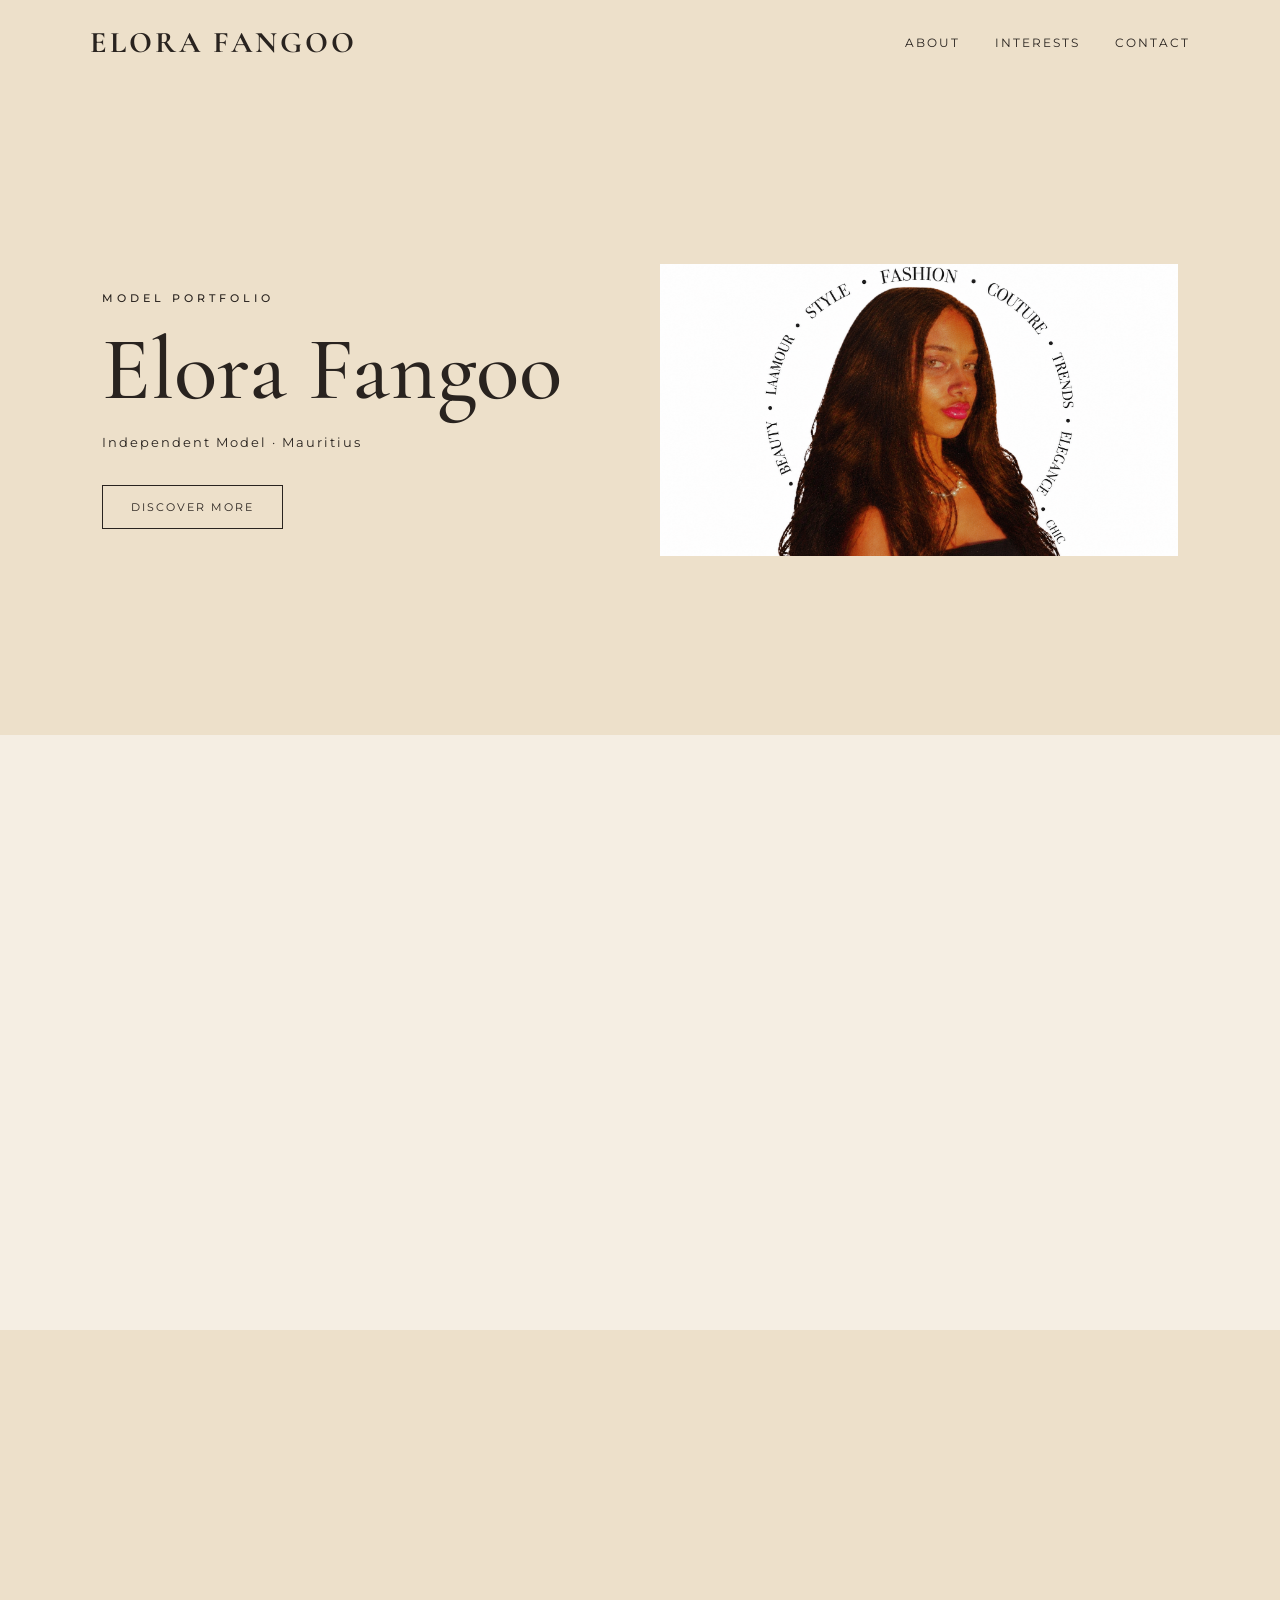
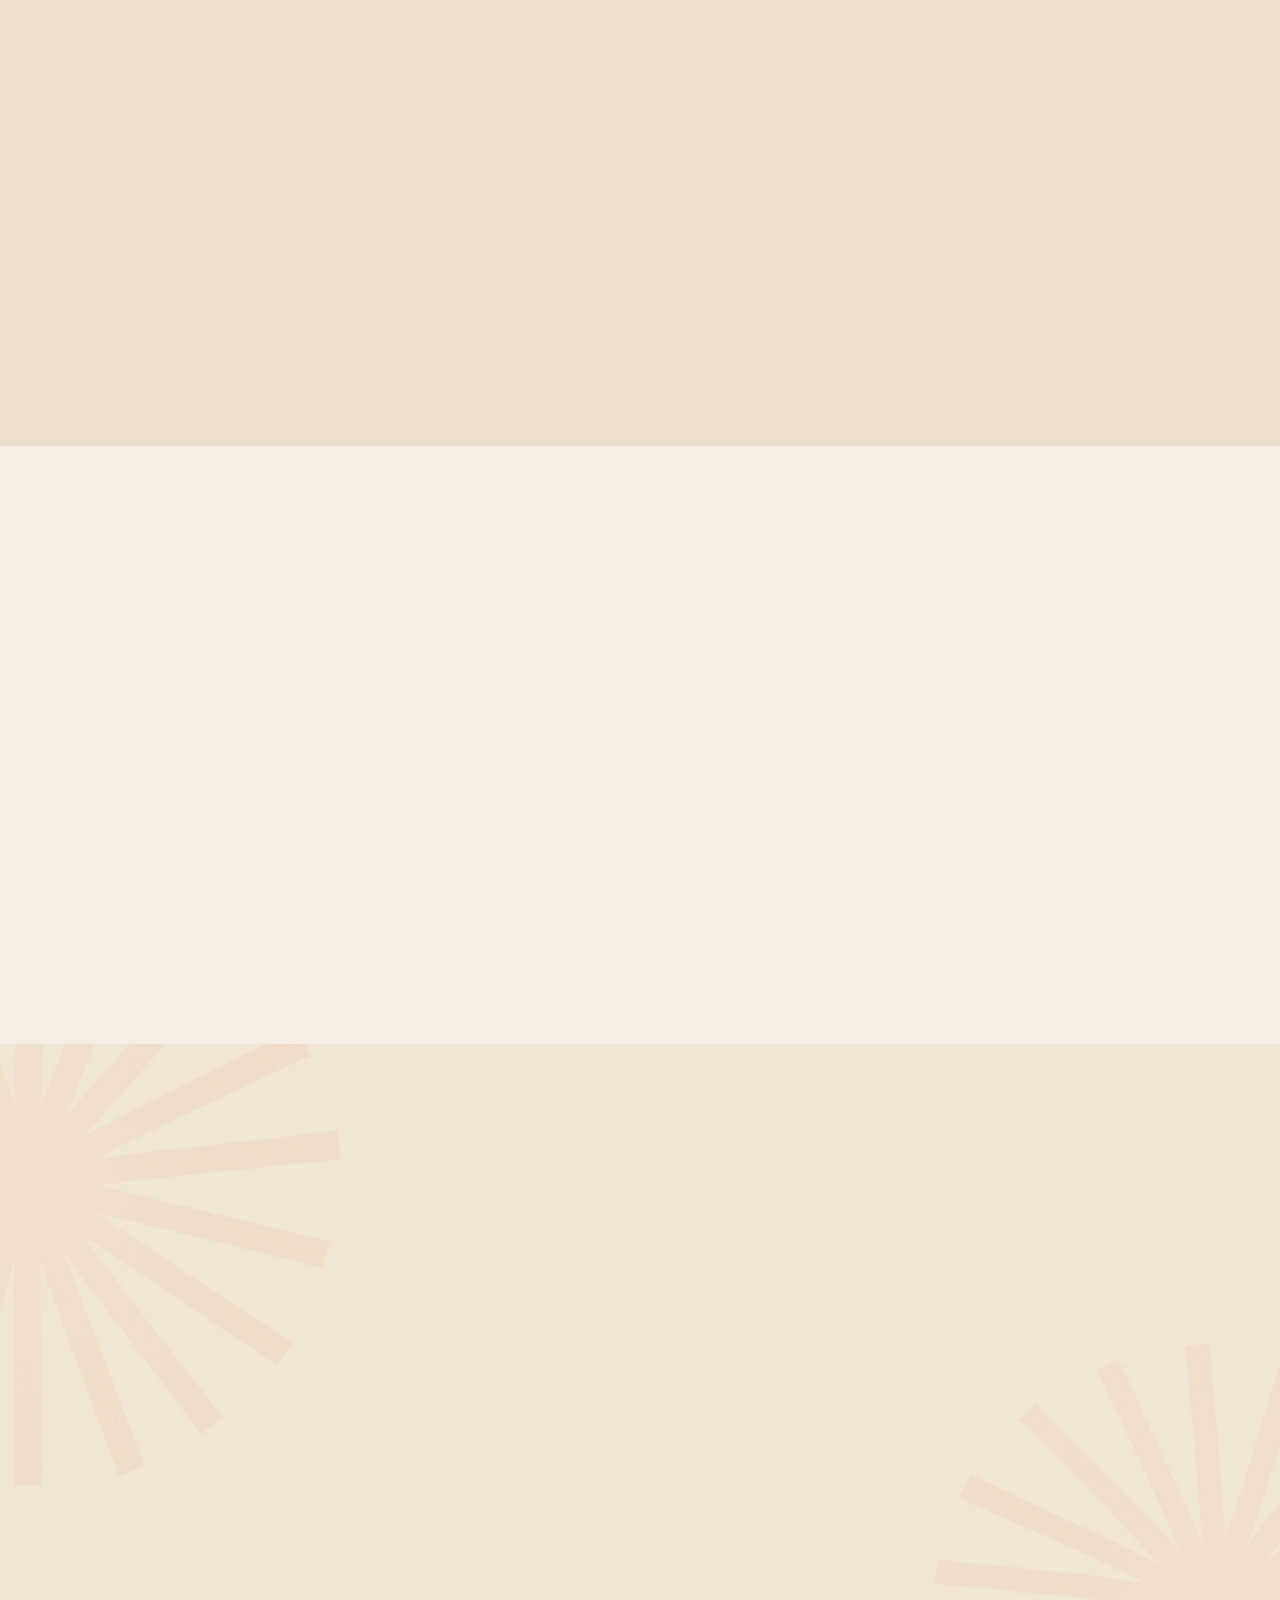
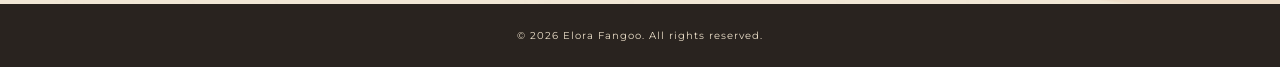
<file: index.html>
<!DOCTYPE html>
<html>
<head>
    <meta charset="UTF-8">
    <meta http-equiv="refresh" content="0; url=./web_eaf_port/">
    <title>Redirecting...</title>
</head>
<body>
    <p>
        <a href="./web_eaf_port/">Open website</a>
    </p>
</body>
</html>
</file>
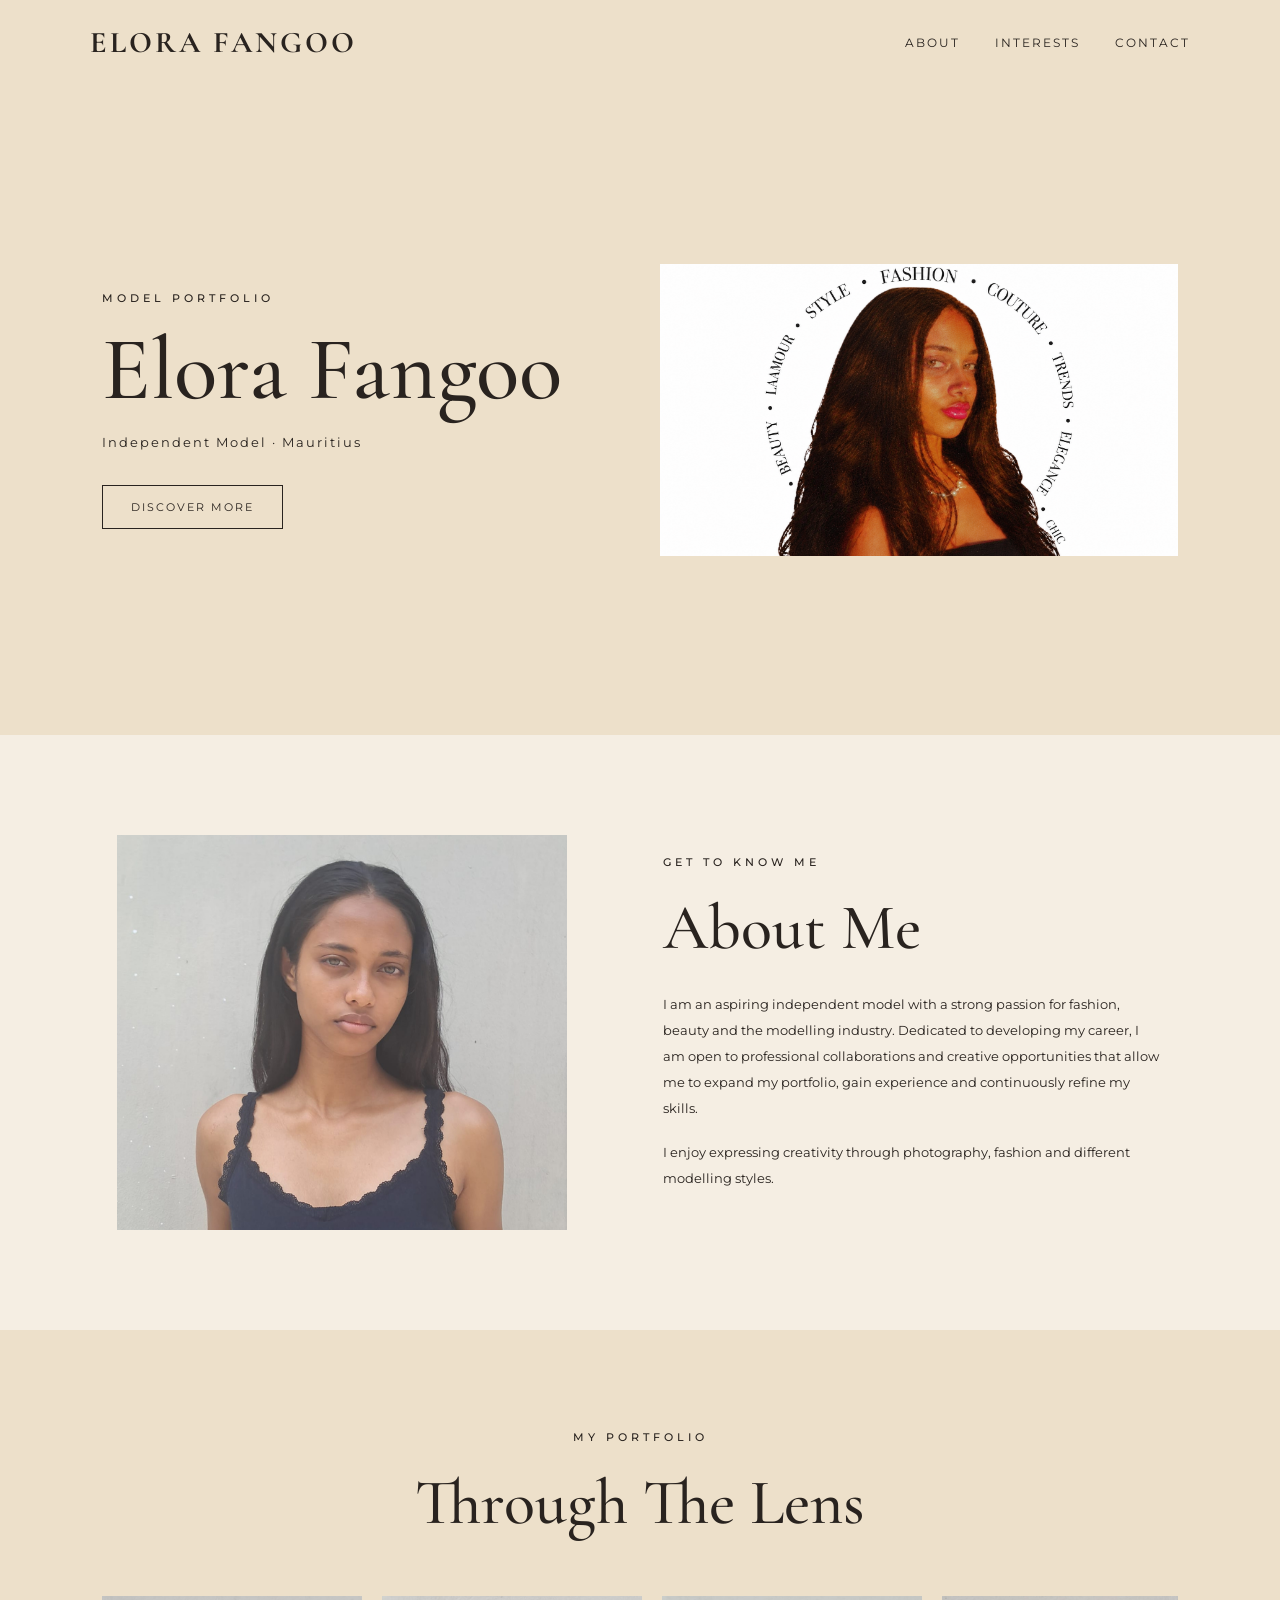
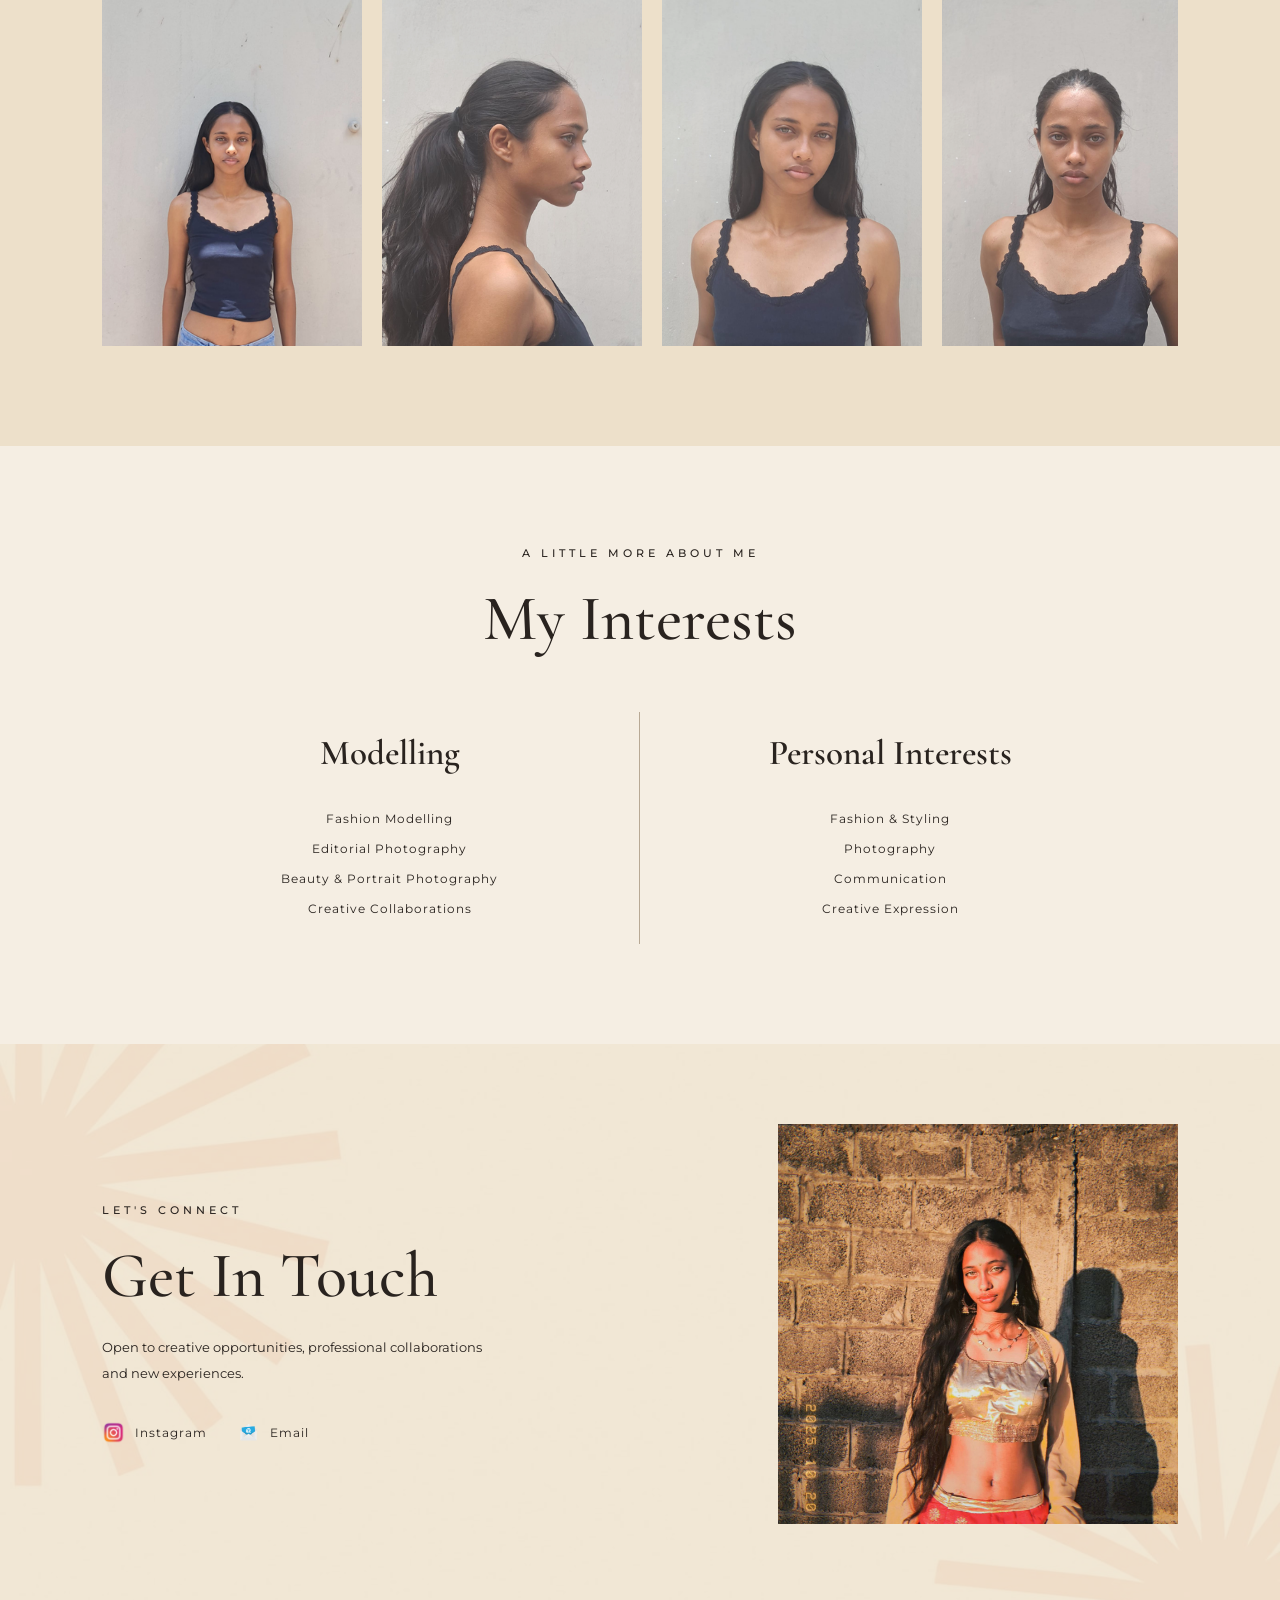
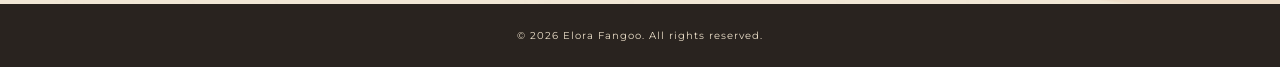
<file: web_eaf_port/index.html>
<!DOCTYPE html>
<html lang="en">

<head>
    <meta charset="UTF-8">
    <meta name="viewport" content="width=device-width, initial-scale=1.0">
    <title>Elora Fangoo | Portfolio</title>

    <link rel="preconnect" href="https://fonts.googleapis.com">
    <link rel="preconnect" href="https://fonts.gstatic.com" crossorigin>
    <link href="https://fonts.googleapis.com/css2?family=Cormorant+Garamond:wght@400;500;600;700&family=Montserrat:wght@300;400;500;600&display=swap" rel="stylesheet">

    <link rel="stylesheet" href="style.css">
</head>

<body>

    <header class="header">
        <a href="#home" class="logo">ELORA FANGOO</a>

        <nav class="navbar">
            <a href="#about">About</a>
            <a href="#interests">Interests</a>
            <a href="#contact">Contact</a>
        </nav>
    </header>

    <main>

        <section class="hero" id="home">

            <div class="hero-content reveal">
                <p class="hero-subtitle">MODEL PORTFOLIO</p>
                <h1>Elora Fangoo</h1>
                <p class="hero-description">Independent Model · Mauritius</p>
                <a href="#about" class="hero-button">Discover More</a>
            </div>

            <div class="hero-image">
                <img src="img9.png" alt="Elora Fangoo">
            </div>

        </section>


        <section class="about section" id="about">

            <div class="about-image reveal">
                <img src="img4.png" alt="Elora Fangoo portrait">
            </div>

            <div class="about-content reveal">
                <p class="section-label">GET TO KNOW ME</p>
                <h2>About Me</h2>

                <p>
                    I am an aspiring independent model with a strong passion for fashion,
                    beauty and the modelling industry. Dedicated to developing my career,
                    I am open to professional collaborations and creative opportunities
                    that allow me to expand my portfolio, gain experience and continuously
                    refine my skills.
                </p>

                <p>
                    I enjoy expressing creativity through photography, fashion and
                    different modelling styles.
                </p>
            </div>

        </section>


        <section class="gallery section">

            <div class="section-heading reveal">
                <p class="section-label">MY PORTFOLIO</p>
                <h2>Through The Lens</h2>
            </div>

            <div class="gallery-container reveal">

                <div class="gallery-track">
                    <img src="img5.png" alt="Portfolio photograph">
                    <img src="img6.png" alt="Portfolio photograph">
                    <img src="img7.png" alt="Portfolio photograph">
                    <img src="img8.png" alt="Portfolio photograph">

                    <img src="img5.png" alt="Portfolio photograph">
                    <img src="img6.png" alt="Portfolio photograph">
                    <img src="img7.png" alt="Portfolio photograph">
                    <img src="img8.png" alt="Portfolio photograph">
                </div>

            </div>

        </section>


        <section class="interests section" id="interests">

            <div class="section-heading reveal">
                <p class="section-label">A LITTLE MORE ABOUT ME</p>
                <h2>My Interests</h2>
            </div>

            <div class="interest-columns reveal">

                <div class="interest-column">
                    <h3>Modelling</h3>
                    <p>Fashion Modelling</p>
                    <p>Editorial Photography</p>
                    <p>Beauty & Portrait Photography</p>
                    <p>Creative Collaborations</p>
                </div>

                <div class="interest-column">
                    <h3>Personal Interests</h3>
                    <p>Fashion & Styling</p>
                    <p>Photography</p>
                    <p>Communication</p>
                    <p>Creative Expression</p>
                </div>

            </div>

        </section>


        <section class="contact section" id="contact">

            <div class="contact-overlay"></div>

            <div class="contact-content reveal">

                <div class="contact-text">
                    <p class="section-label">LET'S CONNECT</p>
                    <h2>Get In Touch</h2>

                    <p class="contact-description">
                        Open to creative opportunities, professional collaborations
                        and new experiences.
                    </p>

                    <div class="contact-links">

                        <a href="https://www.instagram.com/4nushkaa._/" target="_blank" rel="noopener noreferrer">
                            <img src="insta.png" alt="Instagram">
                            <span>Instagram</span>
                        </a>

                        <a href="mailto:anushkafangoo@gmail.com">
                            <img src="email.png" alt="Email">
                            <span>Email</span>
                        </a>

                    </div>
                </div>

                <div class="contact-image">
                    <img src="img11.png" alt="Elora Fangoo">
                </div>

            </div>

        </section>

    </main>


    <footer>
        <p>© 2026 Elora Fangoo. All rights reserved.</p>
    </footer>


    <script>
        const revealElements = document.querySelectorAll(".reveal");

        const observer = new IntersectionObserver((entries, observer) => {
            entries.forEach(entry => {
                if (entry.isIntersecting) {
                    entry.target.classList.add("active");
                    observer.unobserve(entry.target);
                }
            });
        }, {
            threshold: 0.12
        });

        revealElements.forEach(element => {
            observer.observe(element);
        });
    </script>

</body>
</html>
</file>
<file: web_eaf_port/style.css>
* {
    margin: 0;
    padding: 0;
    box-sizing: border-box;
}

html {
    width: 100%;
    scroll-behavior: smooth;
    overflow-x: clip;
}

body {
    width: 100%;
    max-width: 100%;
    overflow-x: clip;
    background-color: #ede0ca;
    color: #29231f;
    font-family: 'Montserrat', sans-serif;
}

img {
    display: block;
    max-width: 100%;
}

a {
    color: inherit;
    text-decoration: none;
}

.header {
    width: 100%;
    min-height: 85px;
    padding: 15px 7%;
    display: flex;
    align-items: center;
    justify-content: space-between;
    gap: 20px;
    background-color: #ede0ca;
    position: relative;
    z-index: 10;
}

.logo {
    font-family: 'Cormorant Garamond', serif;
    font-size: 30px;
    font-weight: 700;
    letter-spacing: 3px;
    white-space: nowrap;
}

.navbar {
    display: flex;
    align-items: center;
    gap: 35px;
}

.navbar a {
    font-size: 12px;
    letter-spacing: 2px;
    text-transform: uppercase;
    transition: opacity 0.3s ease;
}

.navbar a:hover {
    opacity: 0.5;
}


.hero {
    width: 100%;
    min-height: 650px;
    padding: 65px 8%;
    display: flex;
    align-items: center;
    justify-content: space-between;
    gap: 40px;
    position: relative;
}

.hero-content {
    flex: 1;
    min-width: 0;
    z-index: 2;
}

.hero-subtitle,
.section-label {
    font-size: 11px;
    letter-spacing: 4px;
    font-weight: 500;
    margin-bottom: 20px;
}

.hero h1 {
    font-family: 'Cormorant Garamond', serif;
    font-size: clamp(55px, 7vw, 100px);
    line-height: 1;
    font-weight: 500;
    margin-bottom: 20px;
}

.hero-description {
    font-size: 13px;
    letter-spacing: 2px;
    margin-bottom: 35px;
}

.hero-button {
    display: inline-block;
    padding: 14px 28px;
    border: 1px solid #29231f;
    font-size: 11px;
    letter-spacing: 2px;
    text-transform: uppercase;
    transition: 0.3s ease;
}

.hero-button:hover {
    background-color: #29231f;
    color: #ede0ca;
}

.hero-image {
    flex: 1;
    min-width: 0;
    height: 500px;
    display: flex;
    justify-content: center;
    align-items: center;
}

.hero-image img {
    width: 100%;
    height: 100%;
    object-fit: contain;
    object-position: center;
}


.section {
    width: 100%;
    padding: 100px 8%;
}

.about {
    display: flex;
    align-items: center;
    justify-content: center;
    gap: 9%;
    background-color: #f5eee3;
}

.about-image {
    flex: 1;
    min-width: 0;
    max-width: 450px;
}

.about-image img {
    width: 100%;
    max-height: 550px;
    object-fit: cover;
    object-position: center;
}

.about-content {
    flex: 1;
    min-width: 0;
    max-width: 500px;
}

.about-content h2,
.section-heading h2,
.contact-text h2 {
    font-family: 'Cormorant Garamond', serif;
    font-size: clamp(40px, 5vw, 65px);
    font-weight: 500;
    margin-bottom: 25px;
}

.about-content p:not(.section-label) {
    font-size: 13px;
    line-height: 2;
    margin-bottom: 18px;
}


.gallery {
    background-color: #ede0ca;
    overflow: hidden;
}

.section-heading {
    text-align: center;
    margin-bottom: 55px;
}

.gallery-container {
    width: 100%;
    overflow: hidden;
}

.gallery-track {
    display: flex;
    width: max-content;
    gap: 20px;
    animation: slide 30s linear infinite;
}

.gallery-track img {
    width: 260px;
    height: 350px;
    object-fit: cover;
    flex-shrink: 0;
}

.gallery-track:hover {
    animation-play-state: paused;
}

@keyframes slide {
    from {
        transform: translateX(0);
    }

    to {
        transform: translateX(-50%);
    }
}


.interests {
    background-color: #f5eee3;
}

.interest-columns {
    width: 100%;
    max-width: 1000px;
    margin: auto;
    display: grid;
    grid-template-columns: repeat(2, minmax(0, 1fr));
}

.interest-column {
    min-width: 0;
    text-align: center;
    padding: 20px 12px;
}

.interest-column:first-child {
    border-right: 1px solid #b8a995;
}

.interest-column h3 {
    font-family: 'Cormorant Garamond', serif;
    font-size: clamp(24px, 3vw, 35px);
    font-weight: 600;
    margin-bottom: 30px;
}

.interest-column p {
    font-size: 12px;
    letter-spacing: 1px;
    line-height: 2.5;
}


.contact {
    position: relative;
    width: 100%;
    min-height: 550px;
    padding: 80px 8%;
    display: flex;
    align-items: center;
    background-image: url("img10.jpeg");
    background-size: cover;
    background-position: center;
    background-repeat: no-repeat;
    isolation: isolate;
}

.contact-overlay {
    position: absolute;
    inset: 0;
    background-color: rgba(237, 224, 202, 0.78);
    z-index: -1;
}

.contact-content {
    width: 100%;
    max-width: 1100px;
    margin: auto;
    display: flex;
    align-items: center;
    justify-content: space-between;
    gap: 40px;
}

.contact-text {
    flex: 1;
    min-width: 0;
    max-width: 500px;
}

.contact-text h2 {
    margin-bottom: 20px;
}

.contact-description {
    font-size: 13px;
    line-height: 2;
    max-width: 400px;
    margin-bottom: 35px;
}

.contact-links {
    display: flex;
    align-items: center;
    flex-wrap: wrap;
    gap: 30px;
}

.contact-links a {
    display: flex;
    align-items: center;
    gap: 10px;
    font-size: 12px;
    letter-spacing: 1px;
}

.contact-links img {
    width: 23px;
    height: 23px;
    object-fit: contain;
}

.contact-image {
    flex: 1;
    min-width: 0;
    max-width: 400px;
    display: flex;
    justify-content: center;
    align-items: center;
}

.contact-image img {
    width: 100%;
    max-height: 430px;
    object-fit: contain;
    object-position: center;
}


footer {
    width: 100%;
    padding: 25px 15px;
    text-align: center;
    background-color: #29231f;
    color: #ede0ca;
}

footer p {
    font-size: 10px;
    letter-spacing: 1px;
}


.reveal {
    opacity: 0;
    transform: translateY(35px);
    transition: opacity 0.8s ease, transform 0.8s ease;
}

.reveal.active {
    opacity: 1;
    transform: translateY(0);
}


@media (max-width: 900px) {

    .header {
        padding: 15px 5%;
    }

    .hero {
        padding: 60px 5%;
        min-height: 550px;
    }

    .hero-image {
        height: 400px;
    }

    .section {
        padding: 80px 5%;
    }

    .contact {
        padding: 70px 5%;
    }

}


@media (max-width: 600px) {

    .header {
        min-height: 75px;
        flex-direction: column;
        justify-content: center;
        gap: 15px;
        padding: 15px 10px;
    }

    .logo {
        font-size: 25px;
        letter-spacing: 2px;
    }

    .navbar {
        justify-content: center;
        gap: 20px;
        flex-wrap: wrap;
    }

    .navbar a {
        font-size: 10px;
        letter-spacing: 1px;
    }

    .hero {
        min-height: auto;
        padding: 65px 6% 45px;
        flex-direction: column;
        text-align: center;
        gap: 35px;
    }

    .hero-content {
        width: 100%;
    }

    .hero h1 {
        font-size: clamp(48px, 12vw, 68px);
    }

    .hero-image {
        width: 100%;
        height: 350px;
    }

    .section {
        padding: 65px 6%;
    }

    .about {
        flex-direction: column;
        gap: 40px;
    }

    .about-image,
    .about-content {
        width: 100%;
        max-width: 100%;
    }

    .about-image img {
        max-height: 450px;
    }

    .about-content {
        text-align: center;
    }

    .gallery-track {
        gap: 12px;
    }

    .gallery-track img {
        width: 210px;
        height: 290px;
    }

    .section-heading {
        margin-bottom: 35px;
    }

    .interest-columns {
        grid-template-columns: repeat(2, minmax(0, 1fr));
    }

    .interest-column {
        padding: 15px 8px;
    }

    .interest-column h3 {
        font-size: 23px;
        margin-bottom: 20px;
    }

    .interest-column p {
        font-size: 10px;
        letter-spacing: 0;
        line-height: 2.2;
        overflow-wrap: anywhere;
    }

    .contact {
        min-height: auto;
        padding: 65px 6%;
    }

    .contact-content {
        flex-direction: column;
        text-align: center;
        gap: 35px;
    }

    .contact-text {
        width: 100%;
        max-width: 100%;
    }

    .contact-description {
        margin-left: auto;
        margin-right: auto;
    }

    .contact-links {
        justify-content: center;
        gap: 20px;
    }

    .contact-image {
        width: 100%;
        max-width: 320px;
    }

    .contact-image img {
        max-height: 350px;
    }

}


@media (max-width: 380px) {

    .logo {
        font-size: 22px;
    }

    .navbar {
        gap: 13px;
    }

    .navbar a {
        font-size: 9px;
    }

    .hero h1 {
        font-size: 46px;
    }

    .interest-column {
        padding: 12px 5px;
    }

    .interest-column h3 {
        font-size: 20px;
    }

    .interest-column p {
        font-size: 9px;
    }

    .contact-links {
        gap: 15px;
    }

    .contact-links a {
        font-size: 10px;
    }

}


@media (prefers-reduced-motion: reduce) {

    html {
        scroll-behavior: auto;
    }

    .reveal {
        opacity: 1;
        transform: none;
        transition: none;
    }

    .gallery-track {
        animation: none;
    }

}
</file>
